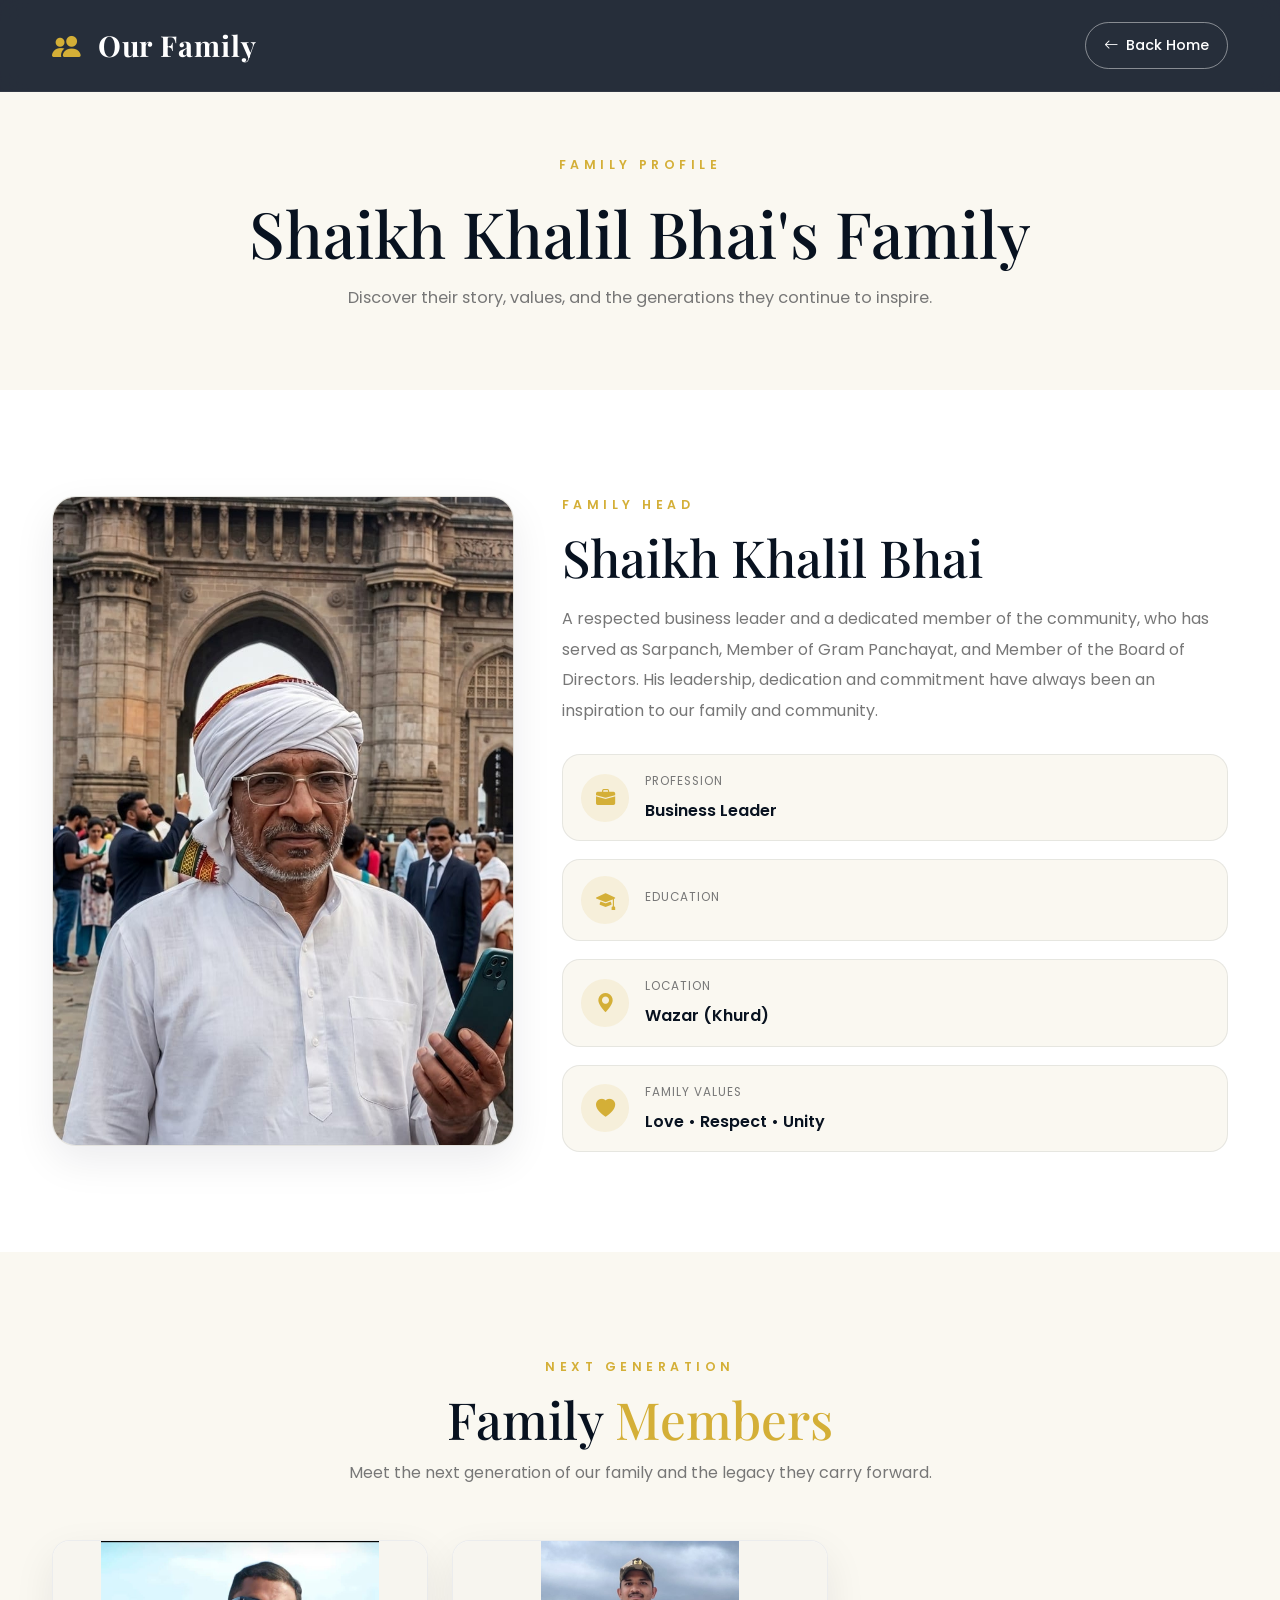
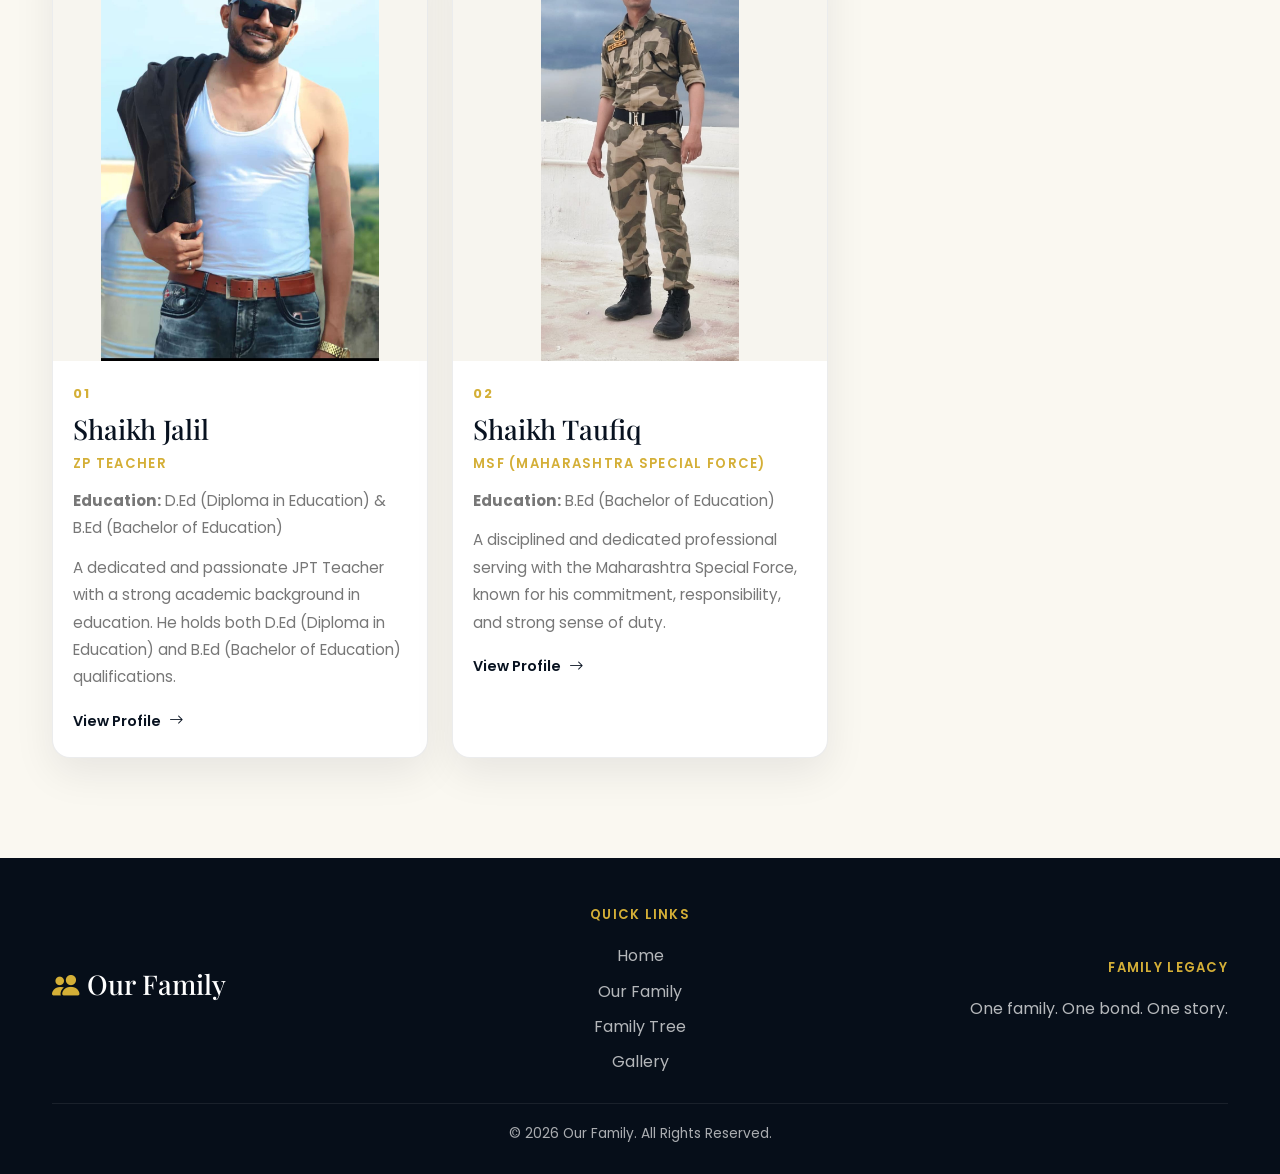
<file: family.html>
<!DOCTYPE html>
<html lang="en">

<head>
    <meta charset="UTF-8">
    <meta name="viewport" content="width=device-width, initial-scale=1.0">
    <title>Family Profile | Our Family</title>

    <link href="https://cdn.jsdelivr.net/npm/bootstrap@5.3.3/dist/css/bootstrap.min.css" rel="stylesheet">
    <link rel="stylesheet" href="https://cdn.jsdelivr.net/npm/bootstrap-icons@1.11.3/font/bootstrap-icons.min.css">
    <link href="https://fonts.googleapis.com/css2?family=Playfair+Display:wght@500;600;700&family=Poppins:wght@300;400;500;600;700&display=swap" rel="stylesheet">
    <link rel="stylesheet" href="css/style.css">
</head>

<body>

<nav class="navbar navbar-expand-lg navbar-dark fixed-top">
    <div class="container">
        <a class="navbar-brand" href="index.html">
            <i class="bi bi-people-fill"></i>
            Our Family
        </a>

        <a href="index.html" class="back-btn">
            <i class="bi bi-arrow-left"></i>
            Back Home
        </a>
    </div>
</nav>

<section class="profile-header">
    <div class="container">
        <span class="section-label">Family Profile</span>
        <h1 id="familyTitle">Brother One's Family</h1>
        <p>Discover their story, values, and the generations they continue to inspire.</p>
    </div>
</section>

<section class="family-profile">
    <div class="container">
        <div class="row align-items-center g-5">
            <div class="col-lg-5">
                <div class="profile-main-image profile-member-1" id="familyImageWrap">
                    <img id="familyImage" src="images/brother1.jpeg" alt="Family Head">
                </div>
            </div>

            <div class="col-lg-7 profile-copy">
                <span class="section-label">Family Head</span>
                <h2 id="headName">Brother One</h2>
                <p id="headDescription">A respected pillar of our family whose dedication, values and guidance have helped keep our family strong and united.</p>

                <div class="profile-details">
                    <div class="detail-item">
                        <i class="bi bi-briefcase-fill"></i>
                        <div>
                            <small>Profession</small>
                            <strong id="profession">Your Profession</strong>
                        </div>
                    </div>

                    <div class="detail-item">
                        <i class="bi bi-mortarboard-fill"></i>
                        <div>
                            <small>Education</small>
                            <strong id="education">Your Education</strong>
                        </div>
                    </div>

                    <div class="detail-item">
                        <i class="bi bi-geo-alt-fill"></i>
                        <div>
                            <small>Location</small>
                            <strong id="location">Your Location</strong>
                        </div>
                    </div>

                    <div class="detail-item">
                        <i class="bi bi-heart-fill"></i>
                        <div>
                            <small>Family Values</small>
                            <strong>Love • Respect • Unity</strong>
                        </div>
                    </div>
                </div>
            </div>
        </div>
    </div>
</section>

<section class="children-section">
    <div class="container">
        <div class="section-heading">
            <span class="section-label">Next Generation</span>
            <h2>Family <span>Members</span></h2>
            <p>Meet the next generation of our family and the legacy they carry forward.</p>
        </div>

        <div class="row g-4" id="childrenContainer"></div>
    </div>
</section>

<footer class="site-footer">
    <div class="container">
        <div class="row align-items-center gy-4">
            <div class="col-md-4">
                <h4><i class="bi bi-people-fill"></i>Our Family</h4>
            </div>

            <div class="col-md-4 text-center">
                <div class="footer-brand">Quick Links</div>
                <div class="footer-links mt-3">
                    <a href="index.html#home">Home</a>
                    <a href="index.html#brothers">Our Family</a>
                    <a href="index.html#tree">Family Tree</a>
                    <a href="index.html#gallery">Gallery</a>
                </div>
            </div>

            <div class="col-md-4 text-md-end">
                <div class="footer-brand">Family Legacy</div>
                <p class="mt-3">One family. One bond. One story.</p>
            </div>
        </div>

        <div class="footer-bottom">© 2026 Our Family. All Rights Reserved.</div>
    </div>
</footer>

<script src="https://cdn.jsdelivr.net/npm/bootstrap@5.3.3/dist/js/bootstrap.bundle.min.js"></script>
<script src="js/script.js"></script>
</body>
</html>
</file>
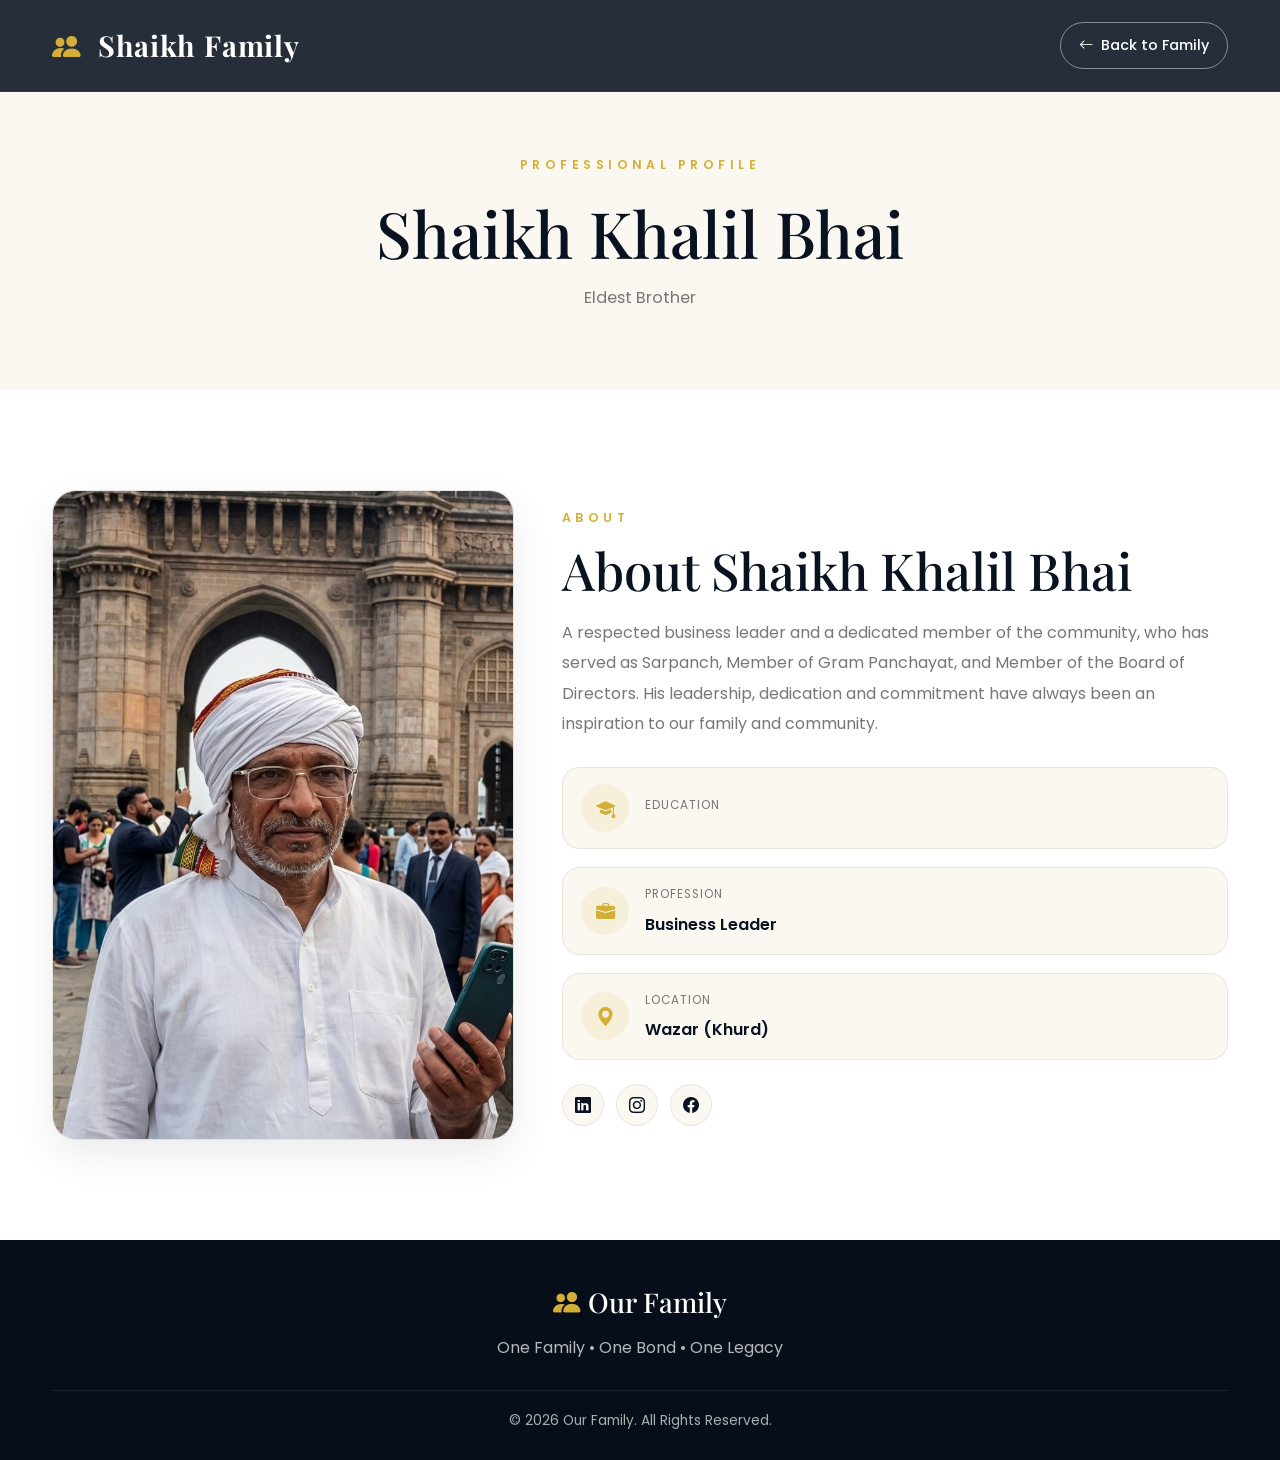
<file: profile.html>
<!DOCTYPE html>
<html lang="en">

<head>
    <meta charset="UTF-8">
    <meta name="viewport" content="width=device-width, initial-scale=1.0">
    <title>Professional Profile | Our Family</title>

    <link href="https://cdn.jsdelivr.net/npm/bootstrap@5.3.3/dist/css/bootstrap.min.css" rel="stylesheet">
    <link rel="stylesheet" href="https://cdn.jsdelivr.net/npm/bootstrap-icons@1.11.3/font/bootstrap-icons.min.css">
    <link href="https://fonts.googleapis.com/css2?family=Playfair+Display:wght@500;600;700&family=Poppins:wght@300;400;500;600;700&display=swap" rel="stylesheet">
    <link rel="stylesheet" href="css/style.css">
</head>

<body>

<nav class="navbar navbar-expand-lg navbar-dark fixed-top">
    <div class="container">
        <a class="navbar-brand" href="index.html">
            <i class="bi bi-people-fill"></i>
            Shaikh Family
        </a>

        <a href="javascript:history.back()" class="back-btn">
            <i class="bi bi-arrow-left"></i>
            Back
        </a>
    </div>
</nav>

<section class="profile-header">
    <div class="container">
        <span class="section-label">Professional Profile</span>
        <h1 id="profileName">Family Member</h1>
        <p id="profileRole">Professional</p>
    </div>
</section>

<section class="professional-profile">
    <div class="container">
        <div class="row align-items-center g-5">
            <div class="col-lg-5">
                <div class="profile-main-image profile-member-1" id="profileImageWrap">
                    <img id="profileImage" src="images/child1.jpeg" alt="Profile image">
                </div>
            </div>

            <div class="col-lg-7 profile-copy">
                <span class="section-label">About</span>
                <h2 id="profileHeading">About Me</h2>
                <p id="profileAbout">This section contains a professional introduction, education, family values, and personal journey.</p>

                <div class="profile-details">
                    <div class="detail-item">
                        <i class="bi bi-mortarboard-fill"></i>
                        <div>
                            <small>Education</small>
                            <strong id="profileEducation">Your Education</strong>
                        </div>
                    </div>

                    <div class="detail-item">
                        <i class="bi bi-briefcase-fill"></i>
                        <div>
                            <small>Profession</small>
                            <strong id="profileProfession">Your Profession</strong>
                        </div>
                    </div>

                    <div class="detail-item">
                        <i class="bi bi-geo-alt-fill"></i>
                        <div>
                            <small>Location</small>
                            <strong id="profileLocation">Your Location</strong>
                        </div>
                    </div>
                </div>

                <div class="profile-social">
                    <a href="#" aria-label="LinkedIn"><i class="bi bi-linkedin"></i></a>
                    <a href="#" aria-label="Instagram"><i class="bi bi-instagram"></i></a>
                    <a href="#" aria-label="Facebook"><i class="bi bi-facebook"></i></a>
                </div>
            </div>
        </div>
    </div>
</section>

<footer class="site-footer">
    <div class="container text-center">
        <h4><i class="bi bi-people-fill"></i>Our Family</h4>
        <p class="mt-3">One Family • One Bond • One Legacy</p>
        <div class="footer-bottom">© 2026 Our Family. All Rights Reserved.</div>
    </div>
</footer>

<script src="https://cdn.jsdelivr.net/npm/bootstrap@5.3.3/dist/js/bootstrap.bundle.min.js"></script>
<script src="js/script.js"></script>
</body>
</html>
</file>
<file: css/style.css>
/* =====================================================
   GLOBAL
===================================================== */

:root {
    --navy: #081220;
    --navy-soft: #11233a;
    --gold: #d4af37;
    --gold-soft: #e9d18d;
    --cream: #faf8f1;
    --white: #ffffff;
    --text: #222222;
    --muted: #777777;
    --border: rgba(8, 18, 32, 0.08);
    --shadow: 0 15px 40px rgba(8, 18, 32, 0.08);
    --shadow-strong: 0 25px 60px rgba(8, 18, 32, 0.16);
}

* {
    margin: 0;
    padding: 0;
    box-sizing: border-box;
}

html {
    scroll-behavior: smooth;
}

body {
    font-family: "Poppins", sans-serif;
    color: var(--text);
    background: var(--white);
    line-height: 1.7;
}

img {
    max-width: 100%;
    display: block;
}

.person-image,
.gallery-card,
.profile-main-image,
.child-card .person-image {
    overflow: hidden;
}

.person-image img,
.gallery-card img,
.profile-main-image img,
.child-card .person-image img {
    width: 100%;
    height: 100%;
    object-fit: cover;
    object-position: center;
    display: block;
}

a {
    text-decoration: none;
}

section {
    padding: 100px 0;
}

h1,
h2,
h3,
h4,
h5,
h6 {
    font-family: "Playfair Display", serif;
    margin: 0;
    color: var(--navy);
}

p {
    margin: 0;
}

.container {
    max-width: 1200px;
}

section[id] {
    scroll-margin-top: 90px;
}


/* =====================================================
   NAVBAR
===================================================== */

.navbar {
    background: rgba(8, 18, 32, 0.88);
    -webkit-backdrop-filter: blur(12px);
    backdrop-filter: blur(12px);
    border-bottom: 1px solid rgba(255, 255, 255, 0.06);
    padding: 16px 0;
    z-index: 1030;
}

.navbar-brand {
    font-family: "Playfair Display", serif;
    font-size: 1.8rem;
    font-weight: 700;
    color: var(--white) !important;
    letter-spacing: 0.03em;
}

.navbar-brand i {
    color: var(--gold);
    margin-right: 8px;
}

.nav-link {
    color: rgba(255, 255, 255, 0.9) !important;
    font-size: 0.96rem;
    font-weight: 500;
    letter-spacing: 0.02em;
    margin-left: 18px;
    position: relative;
    transition: color 0.3s ease;
}

.nav-link::after {
    content: "";
    position: absolute;
    left: 0;
    bottom: -6px;
    width: 0;
    height: 2px;
    background: var(--gold);
    transition: width 0.3s ease;
}

.nav-link:hover,
.nav-link.active {
    color: var(--gold) !important;
}

.nav-link:hover::after,
.nav-link.active::after {
    width: 100%;
}

.navbar-toggler {
    border: 1px solid rgba(255, 255, 255, 0.25);
    padding: 0.5rem 0.7rem;
}

.navbar-toggler:focus {
    box-shadow: none;
}


/* =====================================================
   HERO
===================================================== */

.hero-section {
    min-height: 100vh;
    position: relative;
    display: flex;
    align-items: center;
    background:
        linear-gradient(
            rgba(8, 18, 32, 0.45),
            rgba(8, 18, 32, 0.68)
        ),
        url("../images/family.jpeg") center/cover no-repeat;
}

.hero-content {
    position: relative;
    z-index: 2;
    padding-top: 70px;
    color: var(--white);
    text-align: center;
}

.hero-label,
.section-label {
    display: inline-block;
    font-size: 0.78rem;
    font-weight: 600;
    letter-spacing: 0.28rem;
    text-transform: uppercase;
    color: var(--gold);
}

.hero-content h1 {
    font-size: clamp(3.2rem, 7vw, 6.2rem);
    line-height: 0.96;
    margin: 24px 0 18px;
    color: var(--white);
    letter-spacing: -0.04em;
}

.hero-content h1 span {
    color: var(--gold-soft);
}

.hero-content p {
    max-width: 700px;
    margin: 0 auto;
    font-size: 1.09rem;
    color: rgba(255, 255, 255, 0.88);
    line-height: 1.8;
}

.hero-buttons {
    display: flex;
    justify-content: center;
    align-items: center;
    flex-wrap: wrap;
    gap: 14px;
    margin-top: 34px;
}

.btn-gold,
.btn-outline-light-custom,
.btn-outline-primary-custom {
    display: inline-flex;
    align-items: center;
    justify-content: center;
    gap: 10px;
    border-radius: 999px;
    padding: 0.9rem 1.8rem;
    font-weight: 600;
    transition: all 0.3s ease;
}

.btn-gold {
    background: var(--gold);
    color: var(--navy);
    border: 1px solid var(--gold);
    box-shadow: 0 12px 30px rgba(212, 175, 55, 0.28);
}

.btn-gold:hover {
    background: var(--white);
    border-color: var(--white);
    color: var(--navy);
    transform: translateY(-2px);
}

.btn-outline-light-custom {
    background: transparent;
    color: var(--white);
    border: 1px solid rgba(255, 255, 255, 0.75);
}

.btn-outline-light-custom:hover {
    background: var(--white);
    color: var(--navy);
    transform: translateY(-2px);
}


/* =====================================================
   COMMON SECTION STYLES
===================================================== */

.section-heading {
    text-align: center;
    margin-bottom: 52px;
}

.section-heading h2,
.intro-section h2,
.values-section h2 {
    font-size: clamp(2.3rem, 4vw, 3.5rem);
    line-height: 1.1;
    margin-top: 12px;
    margin-bottom: 12px;
    color: var(--navy);
}

.section-heading h2 span,
.intro-section h2 span,
.values-section h2 span {
    color: var(--gold);
}

.section-heading p,
.intro-section p,
.values-section p {
    color: var(--muted);
    font-size: 1rem;
    line-height: 1.8;
}


/* =====================================================
   INTRO SECTION
===================================================== */

.intro-section {
    background: var(--cream);
}

.intro-content {
    max-width: 900px;
    margin: 0 auto;
    text-align: center;
}

.intro-content p {
    max-width: 760px;
    margin: 0 auto;
}


/* =====================================================
   FAMILY CARDS
===================================================== */

.brothers-section {
    background: var(--white);
}

.person-card {
    height: 100%;
    background: var(--white);
    border-radius: 18px;
    overflow: hidden;
    border: 1px solid var(--border);
    box-shadow: var(--shadow);
    transition: transform 0.35s ease, box-shadow 0.35s ease;
    display: flex;
    flex-direction: column;
}

.person-card:hover {
    transform: translateY(-10px);
    box-shadow: var(--shadow-strong);
}

.person-image {
    position: relative;
    height: 430px;
    overflow: hidden;
    background: #f3efe7;
}

.person-image img {
    width: 100%;
    height: 100%;
    object-fit: cover;
    object-position: center;
    display: block;
    transition: transform 0.5s ease;
}

.member-1 img { object-position: center top; }
.member-2 img { object-position: center; }
.member-3 img { object-position: center top; }
.member-4 img { object-position: center; }

.person-card:hover .person-image img {
    transform: scale(1.05);
}

.image-overlay {
    position: absolute;
    inset: 0;
    background: linear-gradient(to top, rgba(8,18,32,0.2), transparent);
    display: flex;
    align-items: center;
    justify-content: center;
    opacity: 0;
    transition: opacity 0.3s ease;
}

.person-card:hover .image-overlay {
    opacity: 1;
}

.image-overlay i {
    font-size: 2.5rem;
    color: rgba(255, 255, 255, 0.9);
}

.person-content {
    padding: 24px 24px 26px;
    display: flex;
    flex-direction: column;
    flex: 1;
}

.person-number {
    display: inline-flex;
    align-items: center;
    width: fit-content;
    font-size: 0.8rem;
    font-weight: 700;
    color: var(--gold);
    letter-spacing: 0.12rem;
}

.person-content h3 {
    margin-top: 10px;
    font-size: 2rem;
    line-height: 1.1;
}

.person-role {
    margin-top: 8px;
    color: var(--gold);
    font-size: 0.82rem;
    font-weight: 600;
    letter-spacing: 0.08rem;
    text-transform: uppercase;
}

.person-content > p:not(.person-role) {
    margin-top: 14px;
    color: var(--muted);
    font-size: 0.95rem;
    line-height: 1.8;
    flex: 1;
}

.family-btn {
    display: inline-flex;
    align-items: center;
    gap: 8px;
    margin-top: 18px;
    font-size: 0.9rem;
    font-weight: 600;
    color: var(--navy);
    transition: gap 0.25s ease, color 0.25s ease;
}

.family-btn:hover {
    color: var(--gold);
    gap: 12px;
}


/* =====================================================
   FAMILY TREE
===================================================== */

.tree-section {
    background: var(--cream);
}

.tree-container {
    max-width: 1100px;
    margin: 0 auto;
}

.tree-root {
    max-width: 260px;
    margin: 0 auto;
    padding: 28px 18px;
    background: var(--white);
    border: 1px solid var(--border);
    border-radius: 20px;
    text-align: center;
    box-shadow: var(--shadow);
}

.tree-root .tree-icon {
    width: 72px;
    height: 72px;
    margin: 0 auto 14px;
    display: grid;
    place-items: center;
    border-radius: 50%;
    background: rgba(212, 175, 55, 0.12);
    color: var(--gold);
    font-size: 2rem;
    overflow: hidden;
}

.tree-root .tree-icon img,
.tree-member .member-icon img {
    width: 100%;
    height: 100%;
    display: block;
    object-fit: cover;
    object-position: center;
}

.tree-root .new-generation-icon {
    width: 100%;
    height: auto;
    padding: 0;
    display: block;
    border-radius: 12px;
    background: transparent;
}

.tree-root .new-generation-icon img {
    width: 100%;
    height: auto;
    object-fit: contain;
    object-position: center;
}

.tree-root h3 {
    font-size: 2rem;
    margin-bottom: 6px;
}

.tree-root p {
    color: var(--muted);
    font-size: 0.9rem;
}

.tree-connector {
    width: 2px;
    height: 54px;
    background: linear-gradient(to bottom, var(--gold), rgba(212, 175, 55, 0.2));
    margin: 20px auto;
}

.tree-row {
    display: grid;
    grid-template-columns: repeat(4, minmax(0, 1fr));
    gap: 24px;
}

.tree-member {
    background: var(--white);
    border: 1px solid var(--border);
    border-radius: 18px;
    padding: 28px 20px;
    text-align: center;
    box-shadow: var(--shadow);
    transition: transform 0.3s ease;
}

.tree-member:hover {
    transform: translateY(-8px);
}

.tree-member .member-icon {
    width: 72px;
    height: 72px;
    margin: 0 auto 14px;
    display: grid;
    place-items: center;
    border-radius: 50%;
    background: rgba(212, 175, 55, 0.12);
    color: var(--gold);
    font-size: 1.8rem;
    overflow: hidden;
}

.tree-member h4 {
    font-size: 1.5rem;
    margin-bottom: 4px;
}

.tree-member span {
    color: var(--muted);
    font-size: 0.8rem;
    text-transform: uppercase;
    letter-spacing: 0.08rem;
}


/* =====================================================
   GALLERY
===================================================== */

.gallery-section {
    background: var(--white);
}

.gallery-grid {
    display: grid;
    grid-template-columns: repeat(3, minmax(0, 1fr));
    gap: 24px;
}

.gallery-card {
    position: relative;
    height: 360px;
    overflow: hidden;
    border-radius: 18px;
    background: #f2efe9;
    box-shadow: var(--shadow);
}

.gallery-card img {
    width: 100%;
    height: 100%;
    object-fit: cover;
    transition: transform 0.5s ease;
}

.gallery-card:hover img {
    transform: scale(1.08);
}

.gallery-caption {
    position: absolute;
    inset: auto 0 0 0;
    padding: 18px 18px 16px;
    background: linear-gradient(to top, rgba(8,18,32,0.9), rgba(8,18,32,0.1));
    color: var(--white);
    display: flex;
    align-items: center;
    gap: 10px;
    font-weight: 500;
}

.gallery-caption i {
    color: var(--gold);
}


/* =====================================================
   VALUES SECTION
===================================================== */

.values-section {
    background: var(--cream);
}

.values-grid {
    display: grid;
    grid-template-columns: repeat(3, minmax(0, 1fr));
    gap: 24px;
    margin-top: 40px;
}

.value-card {
    background: var(--white);
    border-radius: 18px;
    padding: 30px 22px;
    text-align: center;
    border: 1px solid var(--border);
    box-shadow: var(--shadow);
}

.value-icon {
    width: 64px;
    height: 64px;
    margin: 0 auto 18px;
    display: grid;
    place-items: center;
    border-radius: 50%;
    background: rgba(212, 175, 55, 0.12);
    color: var(--gold);
    font-size: 1.8rem;
}

.value-card h3 {
    margin-bottom: 10px;
    font-size: 1.6rem;
}

.value-card p {
    color: var(--muted);
    line-height: 1.8;
}


/* =====================================================
   QUOTE SECTION
===================================================== */

.quote-section {
    background: linear-gradient(rgba(8, 18, 32, 0.96), rgba(8, 18, 32, 0.96)),
        url("../images/family.jpeg") center/cover no-repeat;
    color: var(--white);
}

.quote-box {
    max-width: 900px;
    margin: 0 auto;
    text-align: center;
}

.quote-icon {
    font-size: 4rem;
    color: var(--gold);
    display: inline-block;
    margin-bottom: 18px;
}

.quote-box h2 {
    color: var(--white);
    font-size: clamp(2.2rem, 4vw, 3.6rem);
    line-height: 1.35;
    margin-bottom: 18px;
}

.quote-box p {
    color: rgba(255, 255, 255, 0.75);
    font-size: 1.05rem;
}


/* =====================================================
   CONTACT SECTION
===================================================== */

.contact-section {
    background: var(--white);
}

.contact-box {
    background: var(--cream);
    border: 1px solid var(--border);
    border-radius: 20px;
    padding: 32px 24px;
    box-shadow: var(--shadow);
}

.contact-item {
    display: flex;
    align-items: flex-start;
    gap: 14px;
    padding: 16px 4px;
    border-bottom: 1px solid rgba(8,18,32,0.06);
}

.contact-item:last-child {
    border-bottom: none;
}

.contact-item i {
    width: 44px;
    height: 44px;
    display: grid;
    place-items: center;
    border-radius: 50%;
    background: rgba(212, 175, 55, 0.12);
    color: var(--gold);
    font-size: 1.2rem;
    flex-shrink: 0;
}

.contact-item small {
    display: block;
    text-transform: uppercase;
    letter-spacing: 0.08rem;
    color: var(--muted);
    font-size: 0.72rem;
    margin-bottom: 4px;
}

.contact-item a,
.contact-item span {
    color: var(--navy);
    font-weight: 500;
}

.social-icons {
    display: flex;
    gap: 12px;
    flex-wrap: wrap;
    margin-top: 26px;
}

.social-icons a {
    width: 44px;
    height: 44px;
    display: inline-flex;
    align-items: center;
    justify-content: center;
    border-radius: 50%;
    background: var(--navy);
    color: var(--white);
    transition: all 0.3s ease;
}

.social-icons a:hover {
    background: var(--gold);
    color: var(--navy);
    transform: translateY(-2px);
}


/* =====================================================
   FOOTER
===================================================== */

.site-footer {
    background: #060e19;
    color: rgba(255, 255, 255, 0.71);
    padding: 46px 0 28px;
}

.site-footer h4 {
    color: var(--white);
    font-size: 1.7rem;
    margin-bottom: 10px;
}

.site-footer h4 i {
    color: var(--gold);
    margin-right: 8px;
}

.footer-links {
    display: flex;
    flex-direction: column;
    gap: 8px;
}

.footer-links a {
    color: rgba(255, 255, 255, 0.7);
    transition: color 0.25s ease;
}

.footer-links a:hover {
    color: var(--gold);
}

.footer-brand {
    color: var(--gold);
    font-weight: 600;
    letter-spacing: 0.08rem;
    text-transform: uppercase;
    font-size: 0.82rem;
}

.footer-bottom {
    border-top: 1px solid rgba(255,255,255,0.08);
    margin-top: 28px;
    padding-top: 18px;
    text-align: center;
    color: rgba(255,255,255,0.66);
    font-size: 0.86rem;
}


/* =====================================================
   PROFILE HEADER
===================================================== */

.profile-header {
    background: var(--cream);
    padding: 150px 0 78px;
    text-align: center;
}

.profile-header h1 {
    font-size: clamp(2.8rem, 5vw, 4.5rem);
    color: var(--navy);
    margin-top: 18px;
    margin-bottom: 12px;
}

.profile-header p {
    color: var(--muted);
    font-size: 1.02rem;
}


/* =====================================================
   PROFILE DETAIL LAYOUT
===================================================== */

.family-profile,
.professional-profile {
    background: var(--white);
}

.profile-main-image {
    width: 100%;
    height: 650px;
    overflow: hidden;
    border-radius: 24px;
    background: #f7f5ef;
    border: 1px solid var(--border);
    box-shadow: var(--shadow);
}

.profile-main-image img {
    width: 100%;
    height: 100%;
    object-fit: cover;
    object-position: center;
    display: block;
}

.profile-member-1 img { object-position: center top; }
.profile-member-2 img { object-position: center; }
.profile-member-3 img { object-position: center top; }
.profile-member-4 img { object-position: center; }

.profile-copy h2 {
    font-size: clamp(2.5rem, 4vw, 4rem);
    margin-top: 10px;
    margin-bottom: 16px;
}

.profile-copy p {
    color: var(--muted);
    line-height: 1.9;
}

.profile-details {
    margin-top: 28px;
    display: grid;
    gap: 18px;
}

.detail-item {
    display: flex;
    align-items: center;
    gap: 16px;
    background: var(--cream);
    border: 1px solid var(--border);
    border-radius: 18px;
    padding: 16px 18px;
}

.detail-item i {
    width: 48px;
    height: 48px;
    border-radius: 50%;
    display: grid;
    place-items: center;
    background: rgba(212, 175, 55, 0.12);
    color: var(--gold);
    font-size: 1.2rem;
}

.detail-item small {
    display: block;
    font-size: 0.74rem;
    letter-spacing: 0.06rem;
    text-transform: uppercase;
    color: var(--muted);
    margin-bottom: 6px;
}

.detail-item strong {
    color: var(--navy);
    font-size: 1rem;
    font-weight: 600;
}

.profile-social {
    display: flex;
    gap: 12px;
    margin-top: 24px;
}

.profile-social a {
    width: 42px;
    height: 42px;
    border-radius: 50%;
    display: grid;
    place-items: center;
    color: var(--navy);
    background: var(--cream);
    border: 1px solid var(--border);
    transition: all 0.3s ease;
}

.profile-social a:hover {
    background: var(--gold);
    color: var(--navy);
}


/* =====================================================
   CHILDREN
===================================================== */

.children-section {
    background: var(--cream);
}

.child-card {
    height: 100%;
    background: var(--white);
    border-radius: 18px;
    overflow: hidden;
    border: 1px solid var(--border);
    box-shadow: var(--shadow);
    transition: transform 0.35s ease, box-shadow 0.35s ease;
}

.child-card:hover {
    transform: translateY(-8px);
    box-shadow: var(--shadow-strong);
}

.child-card .person-image {
    height: 420px;
    background: #f7f5ef;
}

.child-card .person-image img {
    object-fit: contain;
    object-position: center;
}

.child-profile-image {
    min-height: 500px;
    max-height: 700px;
    height: 650px;
    display: flex;
    align-items: center;
    justify-content: center;
    background: #f7f5ef;
}

.child-profile-image img {
    object-fit: contain;
    object-position: center;
}

.child-card .person-content {
    padding: 22px 20px 24px;
}

.child-card .person-content h3 {
    font-size: 1.7rem;
}

.child-card .person-role {
    margin-top: 8px;
    color: var(--gold);
}

.child-card .person-content > p:not(.person-role) {
    margin-top: 12px;
}


/* =====================================================
   BACK BUTTON
===================================================== */

.back-btn {
    color: var(--white);
    border: 1px solid rgba(255,255,255,0.45);
    padding: 10px 18px;
    border-radius: 999px;
    font-size: 0.9rem;
    font-weight: 500;
    transition: all 0.3s ease;
    display: inline-flex;
    align-items: center;
    gap: 8px;
}

.back-btn:hover {
    background: var(--gold);
    color: var(--navy);
    border-color: var(--gold);
}


/* =====================================================
   RESPONSIVE
===================================================== */

@media (max-width: 991.98px) {
    .tree-row {
        grid-template-columns: repeat(2, minmax(0, 1fr));
    }

    .gallery-grid,
    .values-grid {
        grid-template-columns: repeat(2, minmax(0, 1fr));
    }

    .profile-main-image {
        height: 540px;
    }
}

@media (max-width: 767.98px) {
    section {
        padding: 70px 0;
    }

    .nav-link {
        margin-left: 0;
        padding-left: 0;
    }

    .hero-content {
        padding-top: 20px;
    }

    .hero-content p {
        font-size: 1rem;
    }

    .gallery-grid,
    .values-grid,
    .tree-row {
        grid-template-columns: 1fr;
    }

    .profile-main-image {
        height: 420px;
    }

    .person-image {
        height: 400px;
    }

    .child-card .person-image {
        height: 420px;
    }

    .child-profile-image {
        min-height: 420px;
        height: 520px;
    }

    .site-footer .row > div {
        text-align: center;
    }

    .footer-links {
        align-items: center;
    }
}

@media (max-width: 480px) {
    .hero-content h1 {
        font-size: 2.7rem;
    }

    .profile-header h1 {
        font-size: 2.3rem;
    }

    .section-heading h2,
    .intro-section h2,
    .values-section h2 {
        font-size: 2.2rem;
    }

    .btn-gold,
    .btn-outline-light-custom {
        width: 100%;
    }

    .hero-buttons {
        flex-direction: column;
    }

    .person-content h3 {
        font-size: 1.7rem;
    }
}

/* =====================================================
   RESPONSIVE REFINEMENTS
===================================================== */

body {
    overflow-x: hidden;
}

.contact-item a,
.contact-item span,
.detail-item strong,
.profile-copy p,
.person-content p,
.tree-member h4,
.tree-root h3 {
    overflow-wrap: anywhere;
}

@media (min-width: 1200px) {
    .container {
        max-width: 1200px;
    }
}

@media (min-width: 992px) and (max-width: 1199.98px) {
    .container {
        max-width: 960px;
    }

    .navbar-brand {
        font-size: 1.65rem;
    }

    .nav-link {
        margin-left: 12px;
    }

    .person-image {
        height: 390px;
    }
}

@media (min-width: 768px) and (max-width: 991.98px) {
    section {
        padding: 84px 0;
    }

    .navbar {
        padding: 13px 0;
    }

    .navbar-brand {
        font-size: 1.55rem;
    }

    .tree-row {
        gap: 16px;
    }

    .tree-member {
        padding: 24px 14px;
    }

    .tree-member h4 {
        font-size: 1.3rem;
    }

    .gallery-card {
        height: 320px;
    }

    .contact-box {
        padding: 28px 22px;
    }
}

@media (min-width: 576px) and (max-width: 767.98px) {
    section {
        padding: 72px 0;
    }

    .navbar {
        padding: 12px 0;
    }

    .navbar-brand {
        font-size: 1.45rem;
    }

    .hero-content h1 {
        font-size: clamp(2.8rem, 9vw, 4.3rem);
    }

    .hero-content p {
        max-width: 540px;
    }

    .section-heading {
        margin-bottom: 36px;
    }

    .person-image {
        height: 420px;
    }

    .tree-root {
        max-width: 300px;
    }

    .tree-row {
        grid-template-columns: repeat(2, minmax(0, 1fr));
        max-width: 520px;
        margin-left: auto;
        margin-right: auto;
    }

    .gallery-grid,
    .values-grid {
        grid-template-columns: repeat(2, minmax(0, 1fr));
    }

    .gallery-card {
        height: 380px;
    }
}

@media (max-width: 575.98px) {
    section {
        padding: 58px 0;
    }

    .container {
        width: 100%;
        padding-left: 16px;
        padding-right: 16px;
    }

    .navbar {
        padding: 10px 0;
    }

    .navbar > .container {
        min-width: 0;
    }

    .navbar-brand {
        min-width: 0;
        max-width: calc(100% - 94px);
        overflow: hidden;
        text-overflow: ellipsis;
        white-space: nowrap;
        font-size: clamp(1.2rem, 5.5vw, 1.45rem);
    }

    .navbar-toggler {
        flex: 0 0 auto;
    }

    .navbar > .container > .back-btn {
        flex: 0 0 auto;
        padding-left: 10px;
        padding-right: 10px;
        font-size: 0.76rem;
    }

    .navbar-collapse {
        padding-top: 10px;
    }

    .nav-link {
        margin-left: 0;
        padding: 8px 0;
    }

    .hero-section {
        min-height: 680px;
    }

    .hero-content {
        padding-top: 54px;
    }

    .hero-label,
    .section-label {
        max-width: 100%;
        font-size: 0.68rem;
        letter-spacing: 0.14rem;
        line-height: 1.5;
    }

    .hero-content h1 {
        font-size: clamp(2.35rem, 12vw, 3.25rem);
        line-height: 1.02;
        letter-spacing: 0;
    }

    .hero-content p {
        font-size: 0.94rem;
        line-height: 1.65;
    }

    .hero-buttons {
        width: 100%;
        margin-top: 26px;
        gap: 10px;
    }

    .btn-gold,
    .btn-outline-light-custom {
        width: 100%;
        min-height: 48px;
        padding: 0.75rem 1rem;
    }

    .section-heading h2,
    .intro-section h2,
    .values-section h2 {
        font-size: clamp(1.95rem, 9vw, 2.35rem);
        line-height: 1.15;
    }

    .section-heading p,
    .intro-section p,
    .values-section p {
        font-size: 0.92rem;
        line-height: 1.7;
    }

    .person-image {
        height: clamp(330px, 100vw, 400px);
    }

    .person-content {
        padding: 20px 18px 22px;
    }

    .person-content h3 {
        font-size: clamp(1.65rem, 8vw, 2rem);
    }

    .family-btn {
        min-height: 44px;
        align-items: center;
    }

    .tree-container {
        width: 100%;
    }

    .tree-root {
        width: 100%;
        max-width: 300px;
        padding: 22px 16px;
    }

    .tree-root h3 {
        font-size: clamp(1.6rem, 8vw, 2rem);
    }

    .tree-row {
        grid-template-columns: 1fr;
        gap: 14px;
        width: 100%;
        max-width: 320px;
        margin-left: auto;
        margin-right: auto;
    }

    .tree-member {
        width: 100%;
        padding: 20px 16px;
    }

    .tree-member h4 {
        font-size: 1.25rem;
    }

    .tree-connector {
        height: 38px;
        margin: 14px auto;
    }

    .tree-root .new-generation-icon {
        width: 100%;
    }

    .gallery-grid,
    .values-grid {
        grid-template-columns: 1fr;
        gap: 18px;
    }

    .gallery-card {
        height: clamp(260px, 78vw, 350px);
    }

    .gallery-caption {
        padding: 15px 14px 13px;
        font-size: 0.9rem;
    }

    .value-card {
        padding: 24px 18px;
    }

    .quote-box h2 {
        font-size: clamp(1.8rem, 8.5vw, 2.45rem);
    }

    .quote-box p {
        font-size: 0.94rem;
    }

    .contact-box {
        padding: 20px 16px;
    }

    .contact-item {
        gap: 11px;
        padding: 14px 0;
    }

    .contact-item i {
        width: 40px;
        height: 40px;
    }

    .contact-item a,
    .contact-item span {
        font-size: 0.88rem;
        line-height: 1.5;
    }

    .social-icons a,
    .profile-social a {
        width: 46px;
        height: 46px;
    }

    .profile-header {
        padding: 122px 0 56px;
    }

    .profile-header h1 {
        font-size: clamp(2rem, 10vw, 2.8rem);
        line-height: 1.1;
    }

    .profile-header p {
        font-size: 0.92rem;
    }

    .profile-main-image {
        height: clamp(360px, 118vw, 500px);
    }

    .child-card .person-image {
        height: clamp(340px, 105vw, 420px);
    }

    .child-profile-image {
        min-height: 360px;
        height: clamp(420px, 125vw, 560px);
    }

    .profile-copy h2 {
        font-size: clamp(2rem, 9vw, 3rem);
    }

    .detail-item {
        align-items: flex-start;
        gap: 11px;
        padding: 13px 14px;
    }

    .detail-item i {
        width: 42px;
        height: 42px;
        flex: 0 0 42px;
    }

    .detail-item strong {
        font-size: 0.88rem;
        line-height: 1.5;
    }

    .back-btn {
        min-height: 44px;
        padding: 8px 12px;
        font-size: 0.8rem;
    }

    .site-footer {
        padding: 34px 0 22px;
    }

    .site-footer h4 {
        font-size: 1.5rem;
    }
}

@media (max-width: 414px) {
    .container {
        padding-left: 14px;
        padding-right: 14px;
    }

    .hero-content h1 {
        font-size: clamp(2.2rem, 12vw, 2.9rem);
    }

    .person-image {
        height: 350px;
    }

    .gallery-card {
        height: 300px;
    }
}

@media (max-width: 390px) {
    .navbar-brand {
        font-size: 1.18rem;
    }

    .hero-content {
        padding-top: 42px;
    }

    .hero-content h1 {
        font-size: 2.2rem;
    }

    .tree-root {
        max-width: 280px;
    }

    .tree-row {
        max-width: 290px;
    }

    .contact-item a,
    .contact-item span {
        font-size: 0.82rem;
    }
}

@media (max-width: 375px) {
    .container {
        padding-left: 12px;
        padding-right: 12px;
    }

    .hero-section {
        min-height: 640px;
    }

    .hero-label,
    .section-label {
        letter-spacing: 0.1rem;
    }

    .section-heading h2,
    .intro-section h2,
    .values-section h2 {
        font-size: 1.95rem;
    }

    .person-image {
        height: 320px;
    }

    .gallery-card {
        height: 280px;
    }
}

@media (max-width: 320px) {
    .navbar-brand {
        font-size: 1.08rem;
    }

    .navbar-brand i {
        margin-right: 4px;
    }

    .hero-content h1 {
        font-size: 2rem;
    }

    .hero-content p,
    .section-heading p,
    .intro-section p,
    .values-section p {
        font-size: 0.86rem;
    }

    .person-image {
        height: 290px;
    }

    .gallery-card {
        height: 250px;
    }

    .tree-root {
        max-width: 260px;
    }

    .tree-row {
        max-width: 260px;
    }

    .contact-box {
        padding-left: 12px;
        padding-right: 12px;
    }
}
</file>
